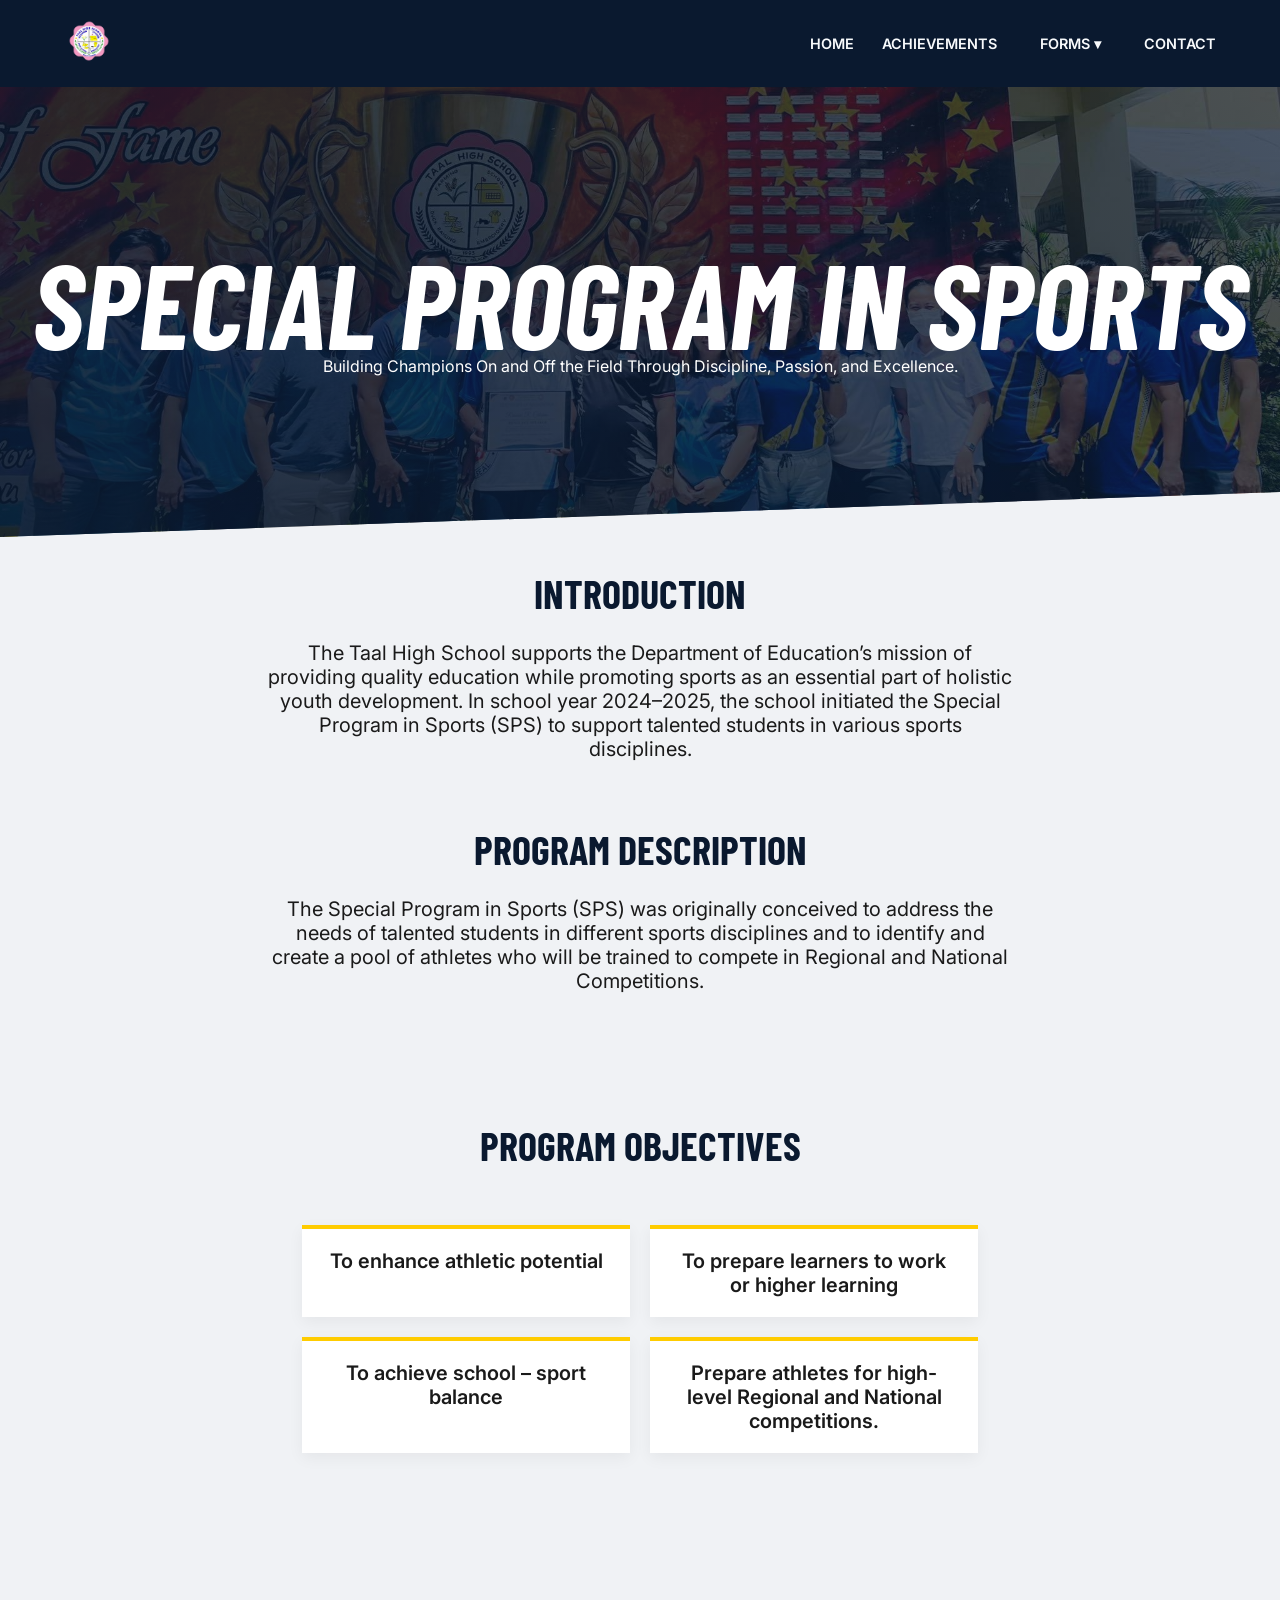
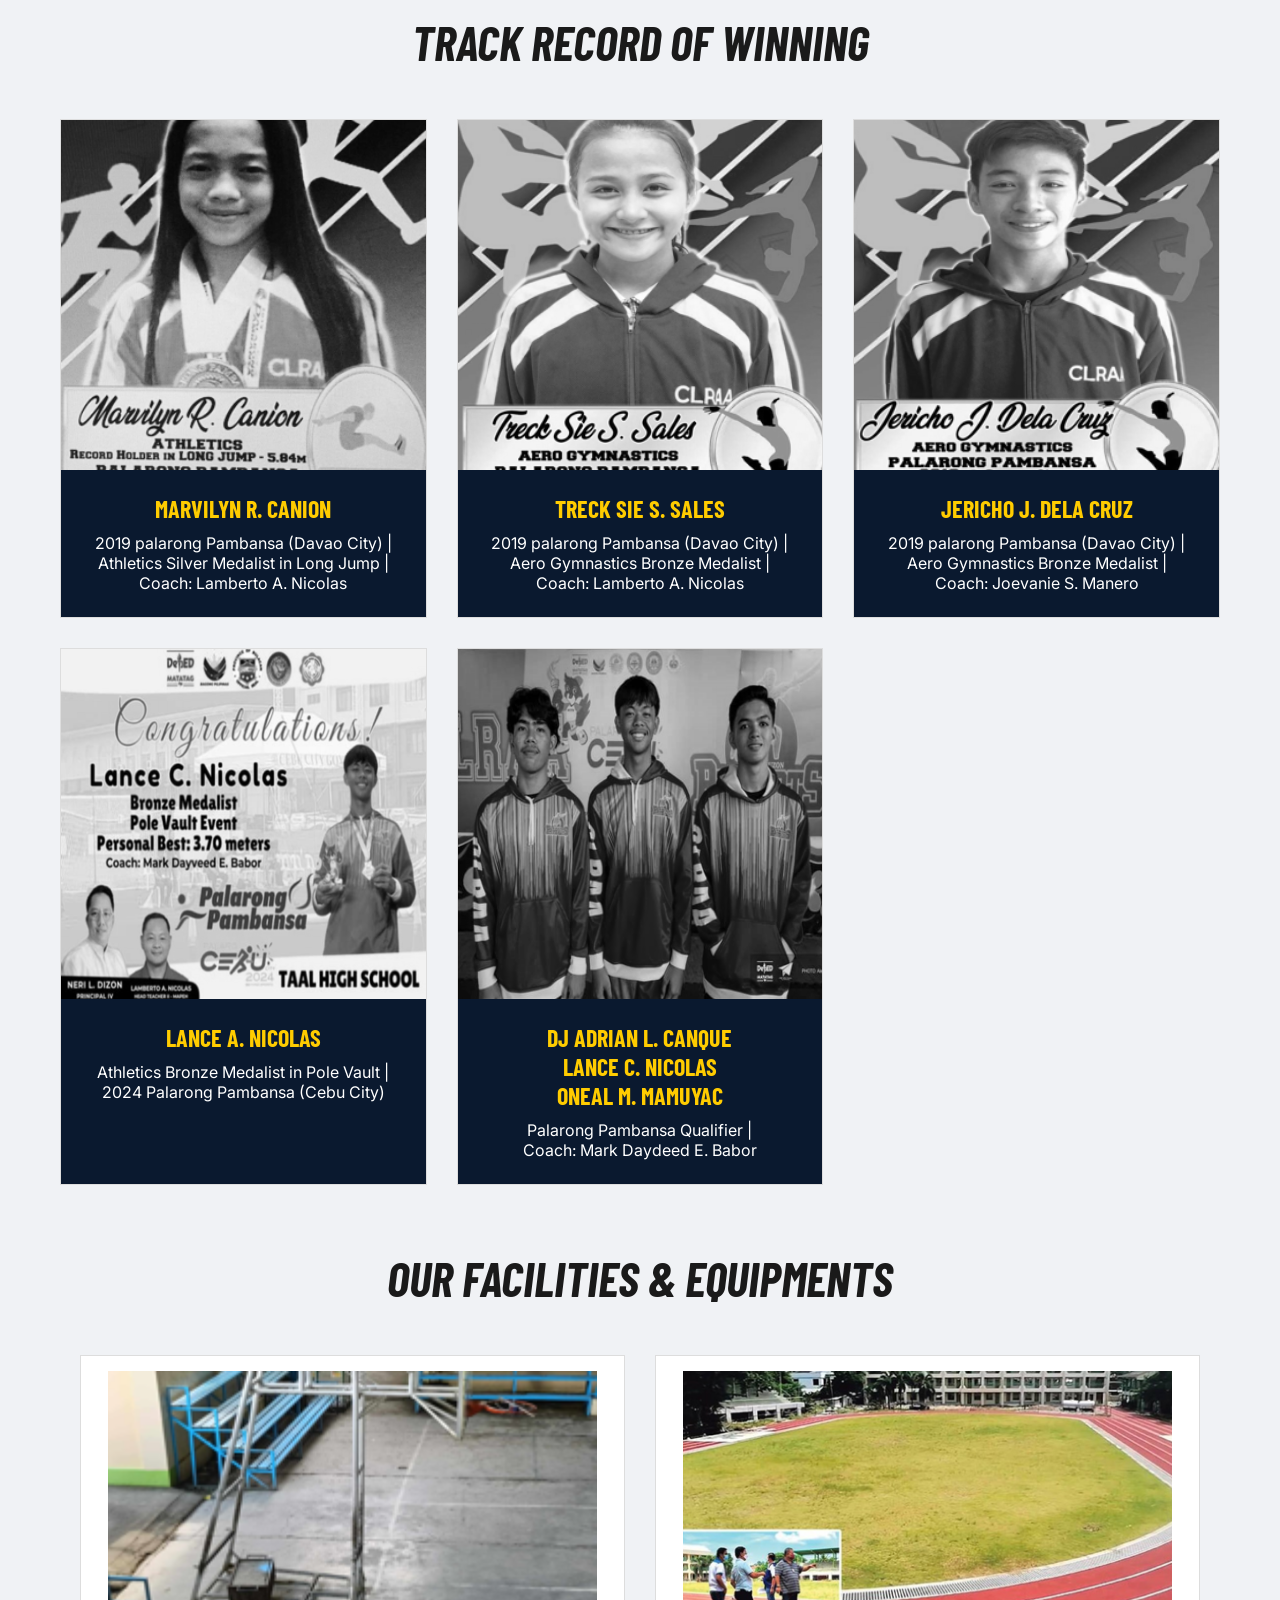
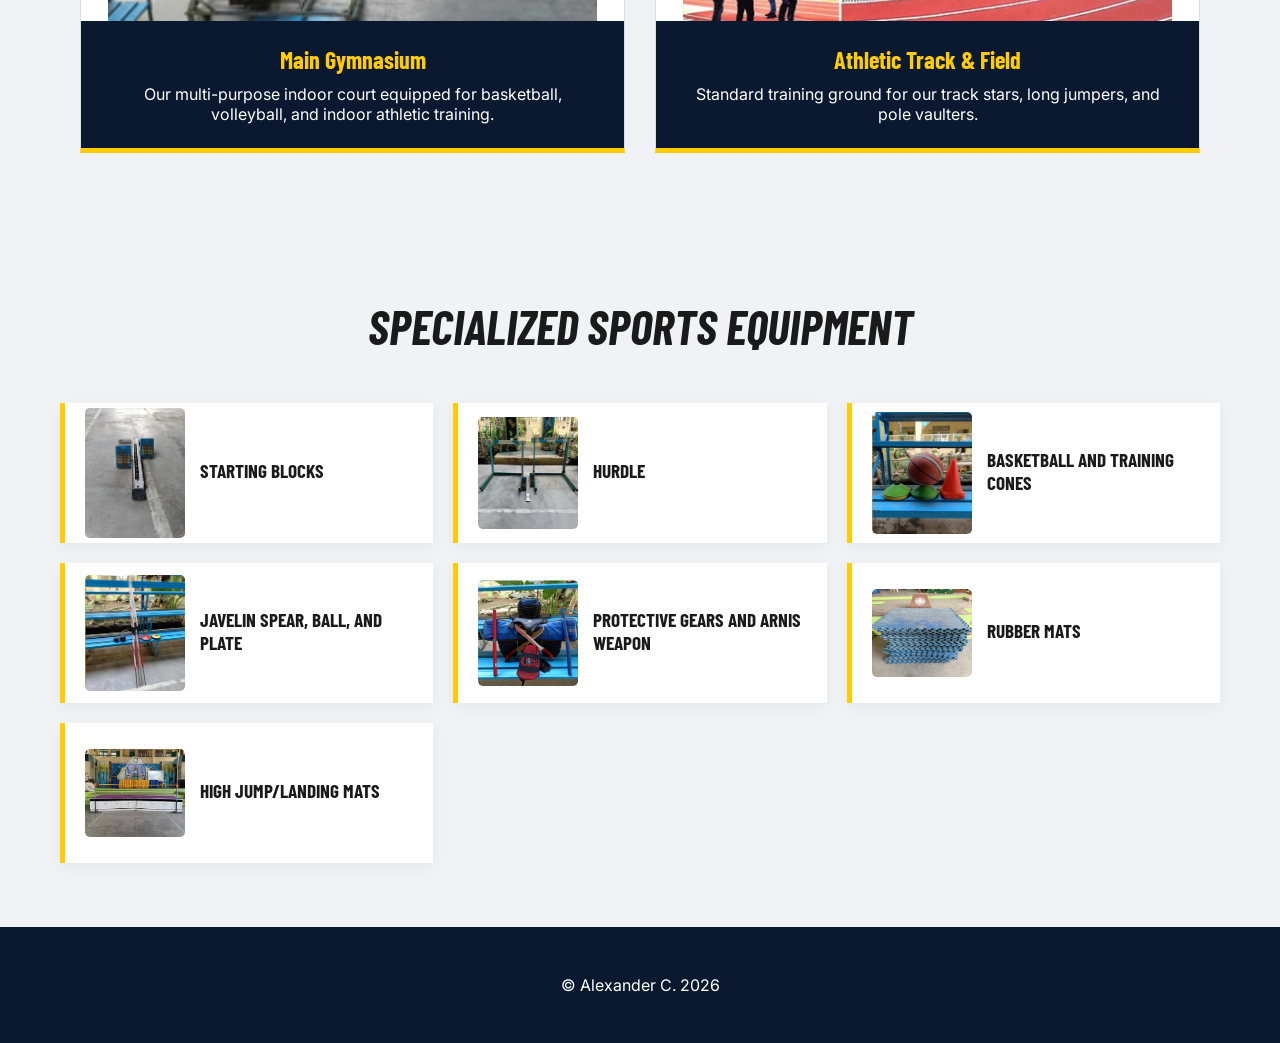
<file: index.html>
<!DOCTYPE html>
<html lang="en">

<head>
    <meta charset="UTF-8">
    <meta name="viewport" content="width=device-width, initial-scale=1.0">
    <link rel="stylesheet" href="style.css">
    <title>Taal SPS </title>

</head>

<body>

    <header class="navbar">
        <div class="logo">
            <img src="taal logo.png">
        </div>
        <nav class="nav-links">
            <a href="index.html">Home</a>
            <a href="programs.html">Achievements</a>
            <div class="dropdown">
                <a href="#" class="dropbtn">Forms ▾</a>
                <div class="dropdown-content">
                    <a href="CLMD-_-QAD-VALIDATED-M_E-Tool-for-SPS.pdf" target="_blank">CLMD-QAD-VALIDATED (PDF)</a>
                    <a href="DO_s2015_25 - SPS.pdf">DO_s2015_25 - SPS</a>
                </div>
            </div>
            <a href="#">Contact</a>
        </nav>
    </header>

    <section class="hero">
        <h1>Special Program in Sports</h1>
        <p>Building Champions On and Off the Field Through Discipline, Passion, and Excellence.</p>
    </section>

    <section class="hero1">
        <h1>Introduction</h1>
        <p>The Taal High School supports the Department of Education’s mission of providing quality education while
            promoting sports as an essential part of holistic youth development. In school year 2024–2025, the school
            initiated the Special Program in Sports (SPS) to support talented students in various sports disciplines.
        </p>
    </section>

    <section class="hero1">
        <h1>Program Description</h1>
        <p>The Special Program in Sports (SPS) was originally conceived to address the needs of talented students in
            different sports disciplines and to identify and create a pool of athletes who will be trained to compete in
            Regional and National Competitions.
        </p>
    </section>

    <section class="objectives">
        <div class="container">
            <h1>Program Objectives</h1>
            <ul class="obj-list">
                <li>To enhance athletic potential</li>
                <li>To prepare learners to work or higher learning</li>
                <li>To achieve school – sport balance</li>
                <li>Prepare athletes for high-level Regional and National competitions.</li>
            </ul>
        </div>
    </section>

    <main class="container">
        <h2 class="section-title">Track Record of Winning</h2>

        <div class="grid">
            <article class="card">
                <img src="Screenshot 2026-03-05 011047.png" alt="Landscape" class="card-image">
                <div class="card-content">
                    <h3>MARVILYN R. CANION</h3>
                    <p>2019 palarong Pambansa (Davao City) | <br> Athletics
                        Silver Medalist in Long Jump | Coach: Lamberto A. Nicolas
                    </p>
                </div>
            </article>

            <article class="card">
                <img src="Screenshot 2026-03-05 011420.png" alt="Tech" class="card-image">
                <div class="card-content">
                    <h3>TRECK SIE S. SALES</h3>
                    <p>2019 palarong Pambansa (Davao City) | <br> Aero Gymnastics Bronze Medalist | <br> Coach: Lamberto
                        A. Nicolas
                    </p>
                </div>
            </article>

            <article class="card">
                <img src="Screenshot 2026-03-05 012003.png" alt="Design" class="card-image">
                <div class="card-content">
                    <h3>JERICHO J. DELA CRUZ</h3>
                    <p>2019 palarong Pambansa (Davao City) | <br> Aero Gymnastics Bronze Medalist | <br> Coach: Joevanie
                        S. Manero</p>
                </div>
            </article>

            <article class="card">
                <img src="Screenshot 2026-03-05 012406.png" alt="City" class="card-image">
                <div class="card-content">
                    <h3>LANCE A. NICOLAS</h3>
                    <p>Athletics Bronze Medalist in Pole Vault | <br> 2024 Palarong Pambansa (Cebu City)</p>
                </div>
            </article>

            <article class="card">
                <img src="Screenshot 2026-03-05 012603.png" alt="City" class="card-image1">
                <div class="card-content">
                    <h3>DJ ADRIAN L. CANQUE <br> LANCE C. NICOLAS <br> ONEAL M. MAMUYAC</h3>
                    <p> Palarong Pambansa Qualifier | <br>
                        Coach: Mark Daydeed E. Babor
                    </p>
                </div>
            </article>
        </div>
        </div>
        </section>

        <section class="facilities-section">
            <div class="container">
                <h2 class="section-title">Our Facilities & Equipments</h2>
                <div class="grid">
                    <article class="card facility-card">
                        <img src="Screenshot 2026-03-05 133214.png" alt="School Gymnasium" class="card-image">
                        <div class="card-content">
                            <h3>Main Gymnasium</h3>
                            <p>Our multi-purpose indoor court equipped for basketball, volleyball, and indoor athletic
                                training.</p>
                        </div>
                    </article>
                    <div id="imageOverlay" class="image-overlay">
                        <span class="close-overlay">&times;</span>
                        <div class="overlay-content">
                            <h2 id="overlayTitle">Facility Gallery</h2>
                            <div id="extraImages" class="extra-images-grid">
                            </div>
                        </div>
                    </div>

                    <article class="card facility-card">
                        <img src="Screenshot 2026-03-05 110733.png" alt="Athletic Track" class="card-image">
                        <div class="card-content">
                            <h3>Athletic Track & Field</h3>
                            <p>Standard training ground for our track stars, long jumpers, and pole vaulters.</p>
                        </div>
                    </article>
                </div>
            </div>

            <h2 class="section-title" style="margin-top: 5rem;">Specialized Sports Equipment</h2>
            <div class="equipment-grid">
                <div class="equipment-card">
                    <div class="eq-icon-box">
                        <img src="e1.png" alt="Pole Vault">
                    </div>
                    <div class="eq-info">
                        <h4>Starting Blocks</h4>
                    </div>
                </div>

                <div class="equipment-card">
                    <div class="eq-icon-box">
                        <img src="e2.png" alt="Gymnastics Mats">
                    </div>
                    <div class="eq-info">
                        <h4>Hurdle</h4>
                    </div>
                </div>

                <div class="equipment-card">
                    <div class="eq-icon-box">
                        <img src="e3.png" alt="Starting Blocks">
                    </div>
                    <div class="eq-info">
                        <h4>Basketball and Training Cones</h4>
                    </div>
                </div>

                <div class="equipment-card">
                    <div class="eq-icon-box">
                        <img src="e4.png" alt="Starting Blocks">
                    </div>
                    <div class="eq-info">
                        <h4>Javelin Spear, Ball, and Plate </h4>
                    </div>
                </div>

                <div class="equipment-card">
                    <div class="eq-icon-box">
                        <img src="e5.png" alt="Starting Blocks">
                    </div>
                    <div class="eq-info">
                        <h4>Protective Gears and Arnis Weapon</h4>
                    </div>
                </div>

                <div class="equipment-card">
                    <div class="eq-icon-box">
                        <img src="e6.png" alt="Starting Blocks">
                    </div>
                    <div class="eq-info">
                        <h4>Rubber Mats</h4>
                    </div>
                </div>

                <div class="equipment-card">
                    <div class="eq-icon-box">
                        <img src="e7.png" alt="Starting Blocks">
                    </div>
                    <div class="eq-info">
                        <h4>High Jump/Landing Mats</h4>
                    </div>
                </div>
            </div>
    </main>
    <footer>
        <p>&copy; Alexander C. 2026</p>
    </footer>

    <script src="script.js"></script>
</body>


</html>
</file>
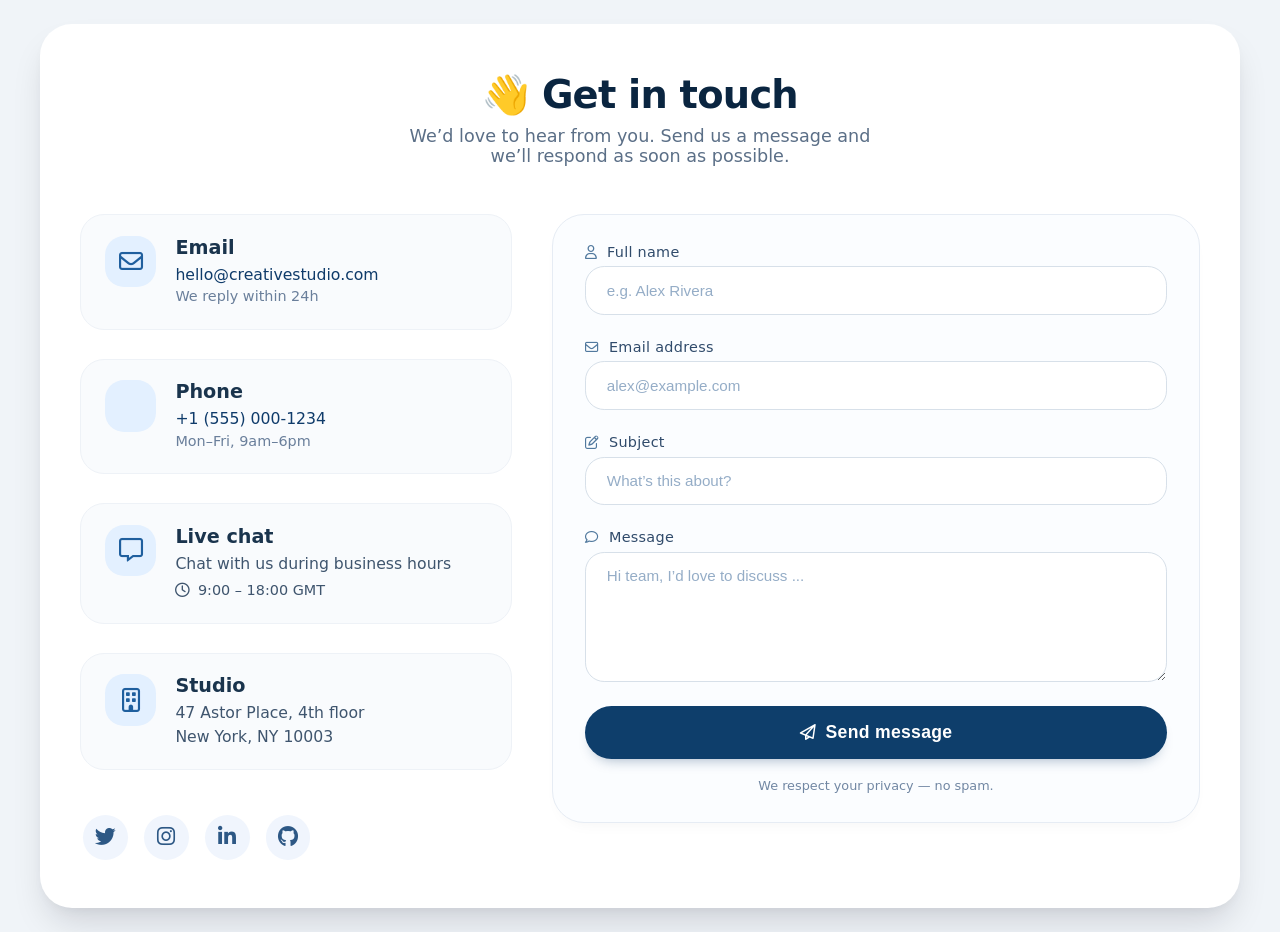
<file: contact.html>
<!DOCTYPE html>
<html lang="en">
<head>
    <meta charset="UTF-8">
    <meta name="viewport" content="width=device-width, initial-scale=1.0">
    <title>Contact section · modern & clean</title>
    <!-- Font Awesome 6 (free) for icons -->
    <link rel="stylesheet" href="https://cdnjs.cloudflare.com/ajax/libs/font-awesome/6.0.0-beta3/css/all.min.css">
    <style>
        * {
            margin: 0;
            padding: 0;
            box-sizing: border-box;
        }

        body {
            background: #f0f4f8;   /* soft background to show section boundaries */
            font-family: 'Inter', system-ui, -apple-system, BlinkMacSystemFont, 'Segoe UI', Roboto, sans-serif;
            display: flex;
            justify-content: center;
            align-items: center;
            min-height: 100vh;
            padding: 1.5rem;
        }

        /* main contact section card */
        .contact-section {
            max-width: 1200px;
            width: 100%;
            background-color: #ffffff;
            border-radius: 2rem;
            box-shadow: 0 20px 35px -8px rgba(0, 10, 30, 0.15), 0 5px 12px -4px rgba(0, 0, 0, 0.05);
            padding: 3rem 2.5rem;
            transition: all 0.2s ease;
        }

        /* section header */
        .contact-header {
            text-align: center;
            margin-bottom: 3rem;
        }

        .contact-header h2 {
            font-size: 2.4rem;
            font-weight: 700;
            letter-spacing: -0.02em;
            color: #0a2540;
            margin-bottom: 0.5rem;
        }

        .contact-header p {
            font-size: 1.1rem;
            color: #5b6f87;
            max-width: 500px;
            margin: 0 auto;
            font-weight: 400;
        }

        /* 2‑column grid: info & form */
        .contact-container {
            display: grid;
            grid-template-columns: 1fr 1.5fr;
            gap: 2.5rem;
            align-items: start;
        }

        /* --- left side: contact info cards --- */
        .info-grid {
            display: flex;
            flex-direction: column;
            gap: 1.8rem;
        }

        .info-item {
            display: flex;
            align-items: flex-start;
            gap: 1.2rem;
            background: #f9fbfd;
            padding: 1.3rem 1.5rem;
            border-radius: 1.5rem;
            transition: background 0.2s, transform 0.15s;
            border: 1px solid #eef2f7;
        }

        .info-item:hover {
            background: #ffffff;
            border-color: #d0ddeb;
            box-shadow: 0 8px 18px -10px rgba(18, 52, 106, 0.15);
            transform: translateY(-2px);
        }

        .icon-bg {
            background: #e3f0ff;
            color: #1f5f9e;
            width: 3.2rem;
            height: 3.2rem;
            border-radius: 1.2rem;
            display: flex;
            align-items: center;
            justify-content: center;
            font-size: 1.5rem;
            flex-shrink: 0;
        }

        .info-content h3 {
            font-size: 1.2rem;
            font-weight: 600;
            color: #1a344d;
            margin-bottom: 0.25rem;
        }

        .info-content p {
            color: #3f556e;
            line-height: 1.5;
            font-size: 0.98rem;
        }

        .info-content a {
            color: #0f3b6a;
            text-decoration: none;
            font-weight: 500;
            border-bottom: 1px dotted transparent;
            transition: border-color 0.2s;
        }

        .info-content a:hover {
            border-bottom: 1px dotted #0f3b6a;
        }

        /* small social row */
        .social-links {
            display: flex;
            gap: 1rem;
            margin-top: 1rem;
            padding-left: 0.2rem;
        }

        .social-link {
            background: #f0f5fd;
            width: 2.8rem;
            height: 2.8rem;
            border-radius: 50%;
            display: flex;
            align-items: center;
            justify-content: center;
            color: #2d5885;
            font-size: 1.3rem;
            transition: all 0.2s;
            text-decoration: none;
        }

        .social-link:hover {
            background: #1f4f8a;
            color: white;
            transform: scale(1.07);
        }

        /* --- right side: contact form --- */
        .contact-form {
            background: #fbfdff;
            border-radius: 2rem;
            padding: 1.8rem 2rem;
            border: 1px solid #e6ecf4;
            box-shadow: 0 8px 18px -10px rgba(0,20,40,0.06);
        }

        .form-row {
            margin-bottom: 1.5rem;
        }

        .form-group {
            display: flex;
            flex-direction: column;
        }

        label {
            font-size: 0.9rem;
            font-weight: 500;
            color: #304b6b;
            margin-bottom: 0.4rem;
            letter-spacing: 0.02em;
        }

        label i {
            margin-right: 0.3rem;
            color: #51799e;
            font-size: 0.85rem;
        }

        input, textarea {
            font-family: 'Inter', sans-serif;
            border: 1px solid #d7e0e9;
            border-radius: 1.2rem;
            padding: 0.9rem 1.3rem;
            font-size: 0.98rem;
            background: #ffffff;
            transition: border 0.2s, box-shadow 0.2s;
            outline: none;
            color: #1d334b;
        }

        input:focus, textarea:focus {
            border-color: #2667b5;
            box-shadow: 0 0 0 3px rgba(38, 103, 181, 0.15);
        }

        input::placeholder, textarea::placeholder {
            color: #95adc7;
            font-weight: 300;
            font-size: 0.95rem;
        }

        textarea {
            resize: vertical;
            min-height: 130px;
        }

        .btn-submit {
            background: #0e3e6b;
            color: white;
            border: none;
            padding: 1rem 2rem;
            font-size: 1.1rem;
            font-weight: 600;
            border-radius: 2rem;
            width: 100%;
            cursor: pointer;
            transition: background 0.2s, transform 0.1s, box-shadow 0.2s;
            display: flex;
            align-items: center;
            justify-content: center;
            gap: 0.6rem;
            letter-spacing: 0.3px;
            margin-top: 0.8rem;
            box-shadow: 0 8px 14px -8px rgba(12, 52, 98, 0.4);
        }

        .btn-submit:hover {
            background: #165a94;
            box-shadow: 0 12px 18px -8px rgba(18, 68, 122, 0.5);
        }

        .btn-submit:active {
            transform: scale(0.98);
        }

        .btn-submit i {
            font-size: 1rem;
        }

        .form-footnote {
            text-align: center;
            margin-top: 1.2rem;
            font-size: 0.8rem;
            color: #7187a3;
        }

        /* simple responsive */
        @media (max-width: 800px) {
            .contact-container {
                grid-template-columns: 1fr;
                gap: 2rem;
            }
            .contact-section {
                padding: 2rem 1.5rem;
            }
            .info-grid {
                gap: 1rem;
            }
        }

        @media (max-width: 450px) {
            .info-item {
                flex-direction: column;
                align-items: flex-start;
            }
            .contact-header h2 {
                font-size: 2rem;
            }
        }

        /* extra micro-interaction */
        .highlight-stroke {
            stroke: #1f5f9e;
        }
    </style>
</head>
<body>
    <section class="contact-section">
        <!-- header -->
        <div class="contact-header">
            <h2>👋 Get in touch</h2>
            <p>We’d love to hear from you. Send us a message and we’ll respond as soon as possible.</p>
        </div>

        <!-- main contact area (info + form) -->
        <div class="contact-container">
            <!-- left: contact information blocks -->
            <div class="info-grid">
                <!-- email -->
                <div class="info-item">
                    <div class="icon-bg"><i class="fa-regular fa-envelope"></i></div>
                    <div class="info-content">
                        <h3>Email</h3>
                        <p><a href="mailto:hello@creativestudio.com">hello@creativestudio.com</a></p>
                        <p style="font-size:0.9rem; color:#6a7f9b;">We reply within 24h</p>
                    </div>
                </div>

                <!-- phone -->
                <div class="info-item">
                    <div class="icon-bg"><i class="fa-regular fa-mobile-notch" style="transform: rotate(5deg);"></i></div>
                    <div class="info-content">
                        <h3>Phone</h3>
                        <p><a href="tel:+15550001234">+1 (555) 000-1234</a></p>
                        <p style="font-size:0.9rem; color:#6a7f9b;">Mon–Fri, 9am–6pm</p>
                    </div>
                </div>

                <!-- live chat / office -->
                <div class="info-item">
                    <div class="icon-bg"><i class="fa-regular fa-message"></i></div>
                    <div class="info-content">
                        <h3>Live chat</h3>
                        <p>Chat with us during business hours</p>
                        <p style="font-size:0.9rem; margin-top:5px;"><i class="fa-regular fa-clock" style="margin-right:4px;"></i> 9:00 – 18:00 GMT</p>
                    </div>
                </div>

                <!-- office address -->
                <div class="info-item">
                    <div class="icon-bg"><i class="fa-regular fa-building"></i></div>
                    <div class="info-content">
                        <h3>Studio</h3>
                        <p>47 Astor Place, 4th floor<br>New York, NY 10003</p>
                    </div>
                </div>

                <!-- mini social links (inside left column but visually grouped) -->
                <div class="social-links">
                    <a href="#" class="social-link" aria-label="Twitter"><i class="fa-brands fa-twitter"></i></a>
                    <a href="#" class="social-link" aria-label="Instagram"><i class="fa-brands fa-instagram"></i></a>
                    <a href="#" class="social-link" aria-label="LinkedIn"><i class="fa-brands fa-linkedin-in"></i></a>
                    <a href="#" class="social-link" aria-label="GitHub"><i class="fa-brands fa-github"></i></a>
                </div>
            </div>

            <!-- right: contact form -->
            <div class="contact-form">
                <form action="#" method="post" id="demoContactForm">
                    <div class="form-row form-group">
                        <label for="name"><i class="fa-regular fa-user"></i> Full name</label>
                        <input type="text" id="name" name="name" placeholder="e.g. Alex Rivera" required>
                    </div>

                    <div class="form-row form-group">
                        <label for="email"><i class="fa-regular fa-envelope"></i> Email address</label>
                        <input type="email" id="email" name="email" placeholder="alex@example.com" required>
                    </div>

                    <div class="form-row form-group">
                        <label for="subject"><i class="fa-regular fa-pen-to-square"></i> Subject</label>
                        <input type="text" id="subject" name="subject" placeholder="What’s this about?">
                    </div>

                    <div class="form-row form-group">
                        <label for="message"><i class="fa-regular fa-comment"></i> Message</label>
                        <textarea id="message" name="message" placeholder="Hi team, I’d love to discuss ..." required></textarea>
                    </div>

                    <button type="submit" class="btn-submit"><i class="fa-regular fa-paper-plane"></i> Send message</button>
                    <p class="form-footnote">We respect your privacy — no spam.</p>
                </form>
            </div>
        </div>
    </section>

    <!-- tiny script to intercept form submit (prevents page reload, just for demo) -->
    <script>
        (function() {
            const form = document.getElementById('demoContactForm');
            if (form) {
                form.addEventListener('submit', function(e) {
                    e.preventDefault();   // avoid actual POST (demo only)
                    // small visual feedback
                    const btn = form.querySelector('.btn-submit');
                    const originalText = btn.innerHTML;
                    btn.innerHTML = '<i class="fa-regular fa-circle-check"></i> Sent! (demo)';
                    btn.style.background = '#1f7b4d';
                    btn.style.boxShadow = 'none';
                    setTimeout(() => {
                        btn.innerHTML = originalText;
                        btn.style.background = '#0e3e6b';
                        btn.style.boxShadow = '0 8px 14px -8px rgba(12, 52, 98, 0.4)';
                    }, 2000);
                    // optionally clear or leave – we keep fields as they are for demo
                });
            }
        })();
    </script>
</body>
</html>
</file>
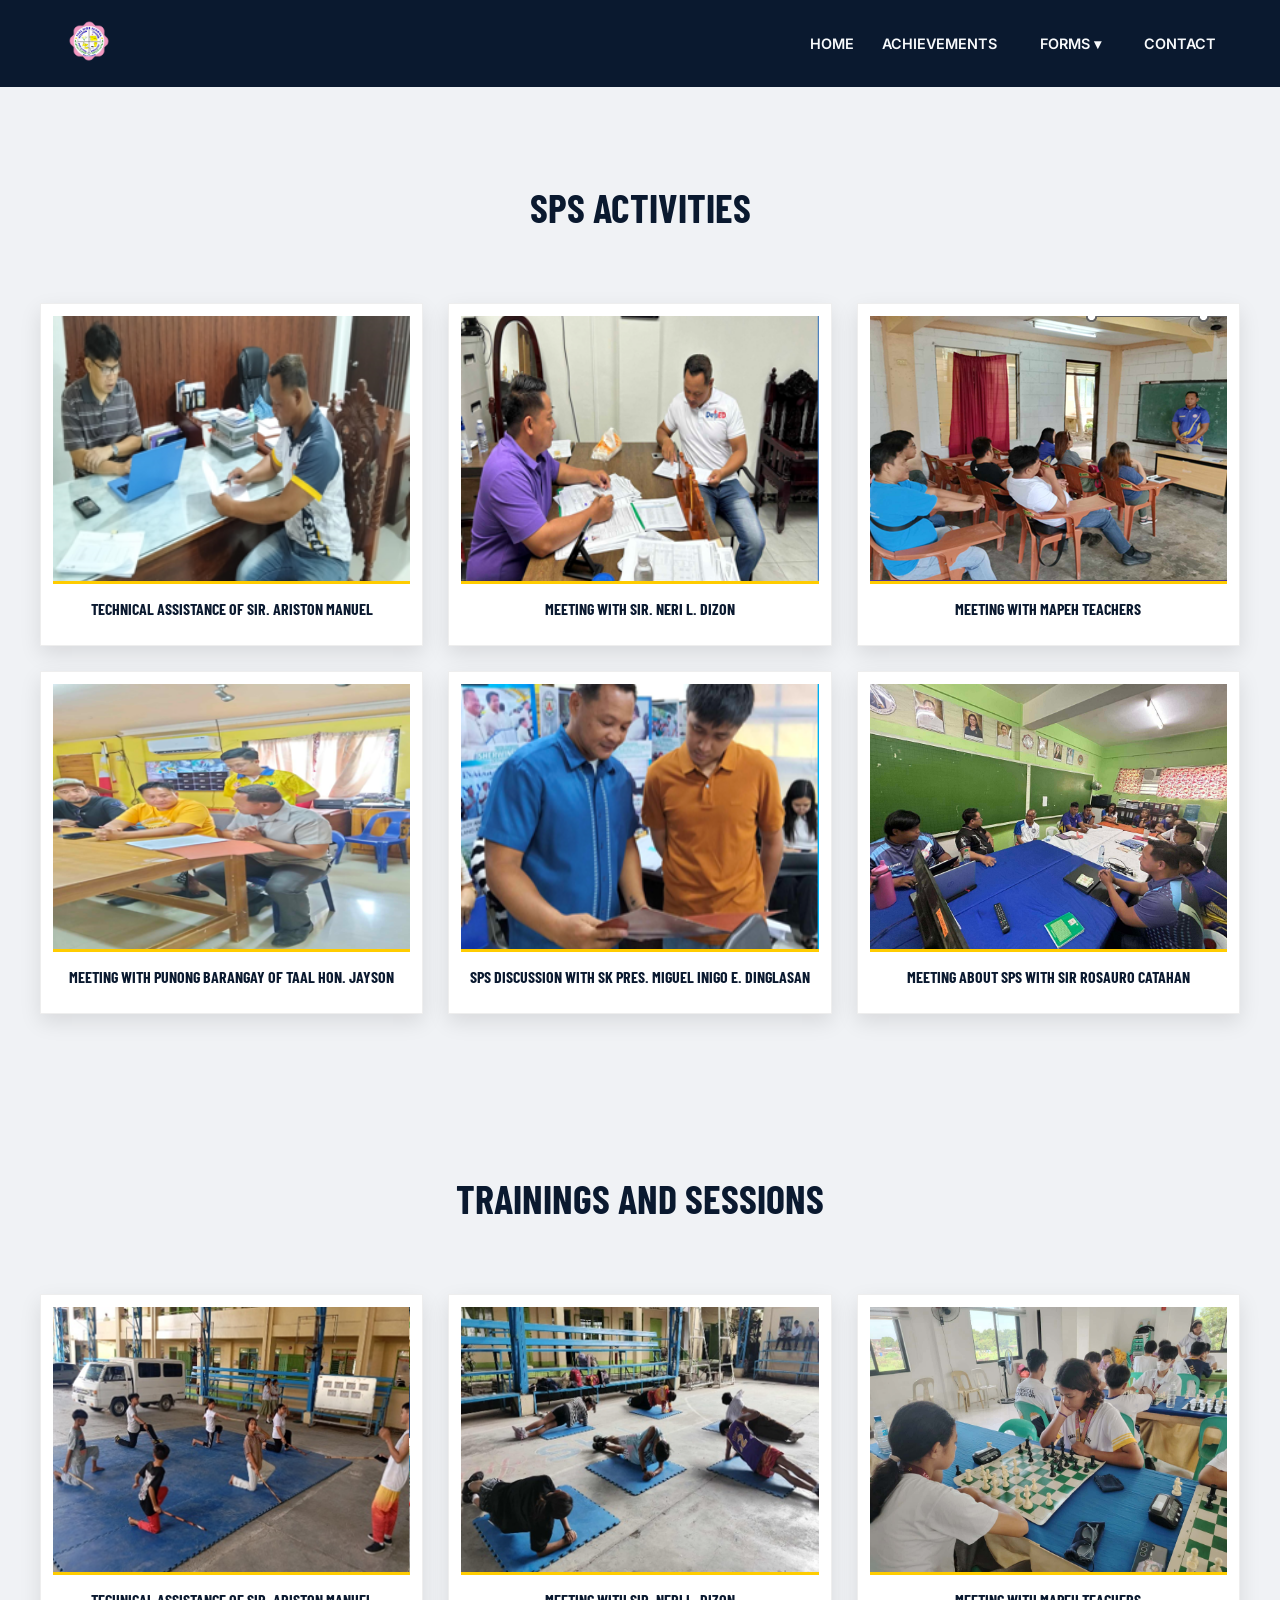
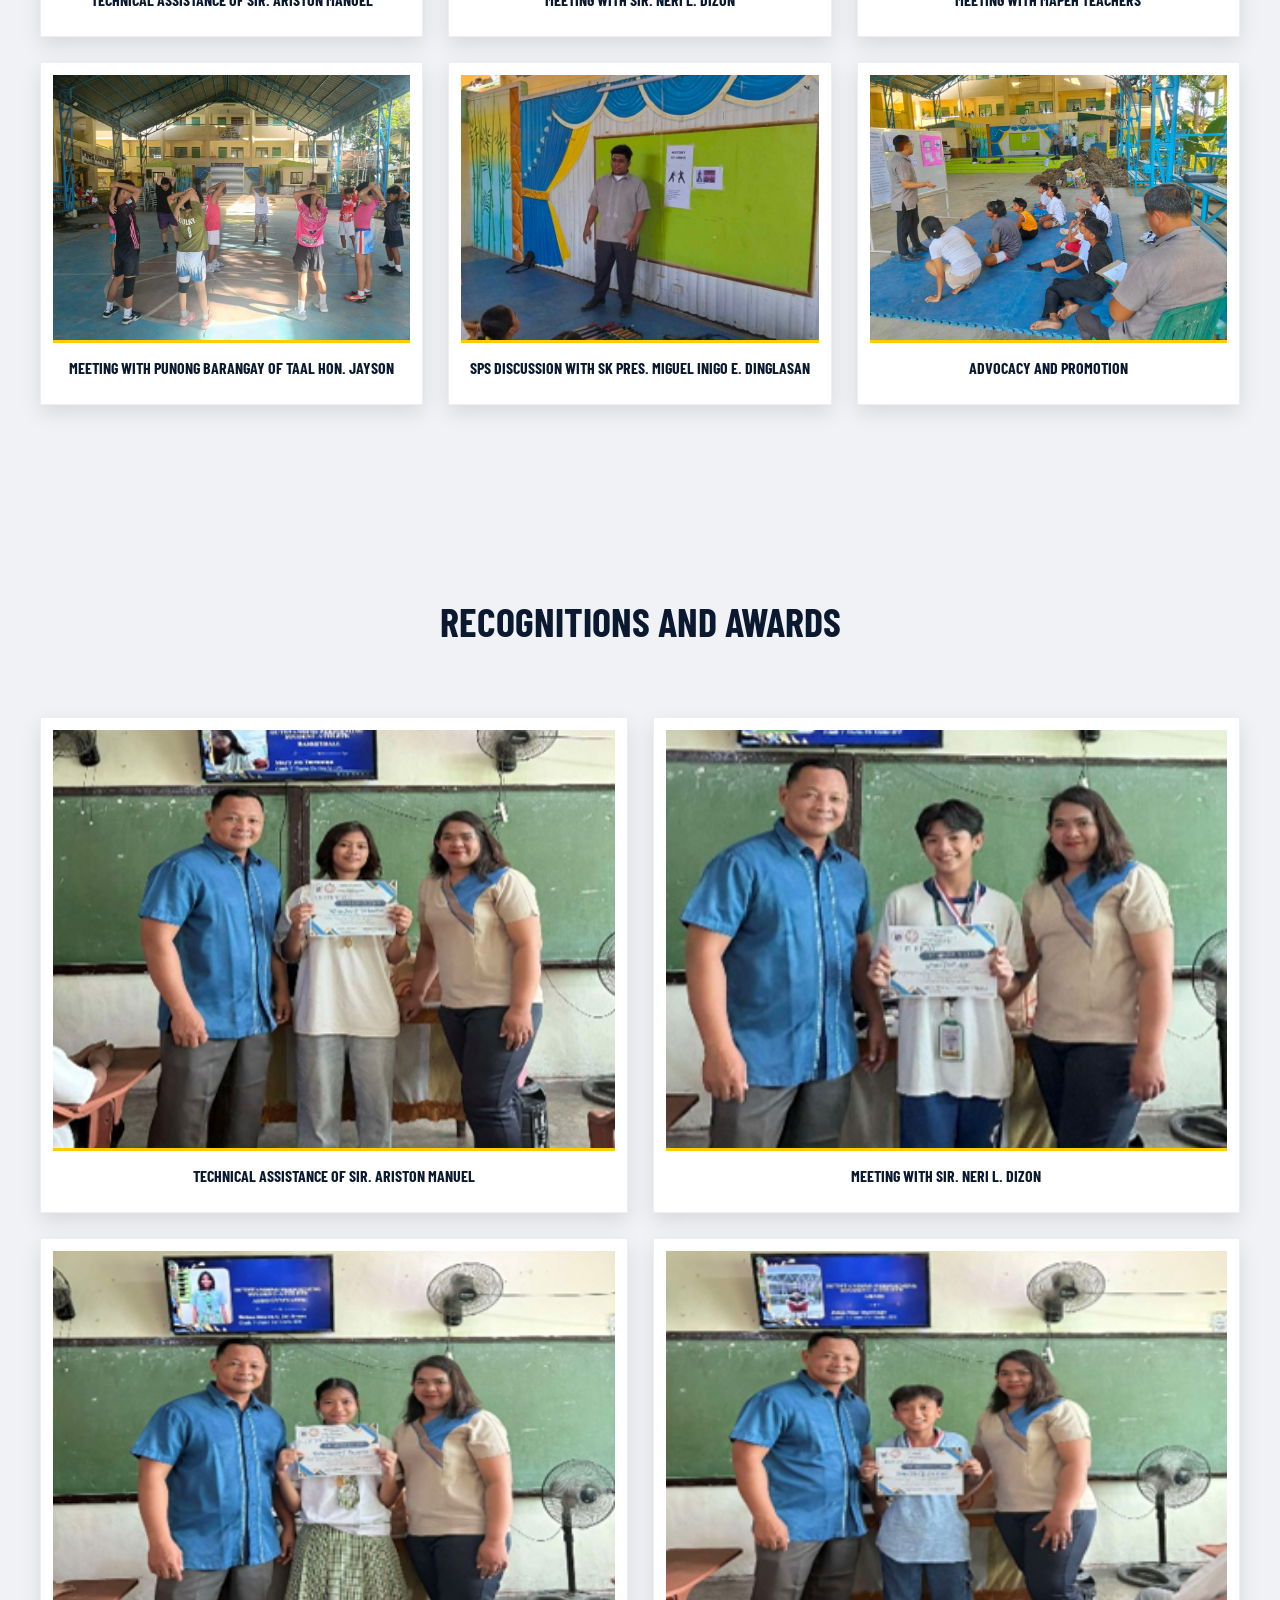
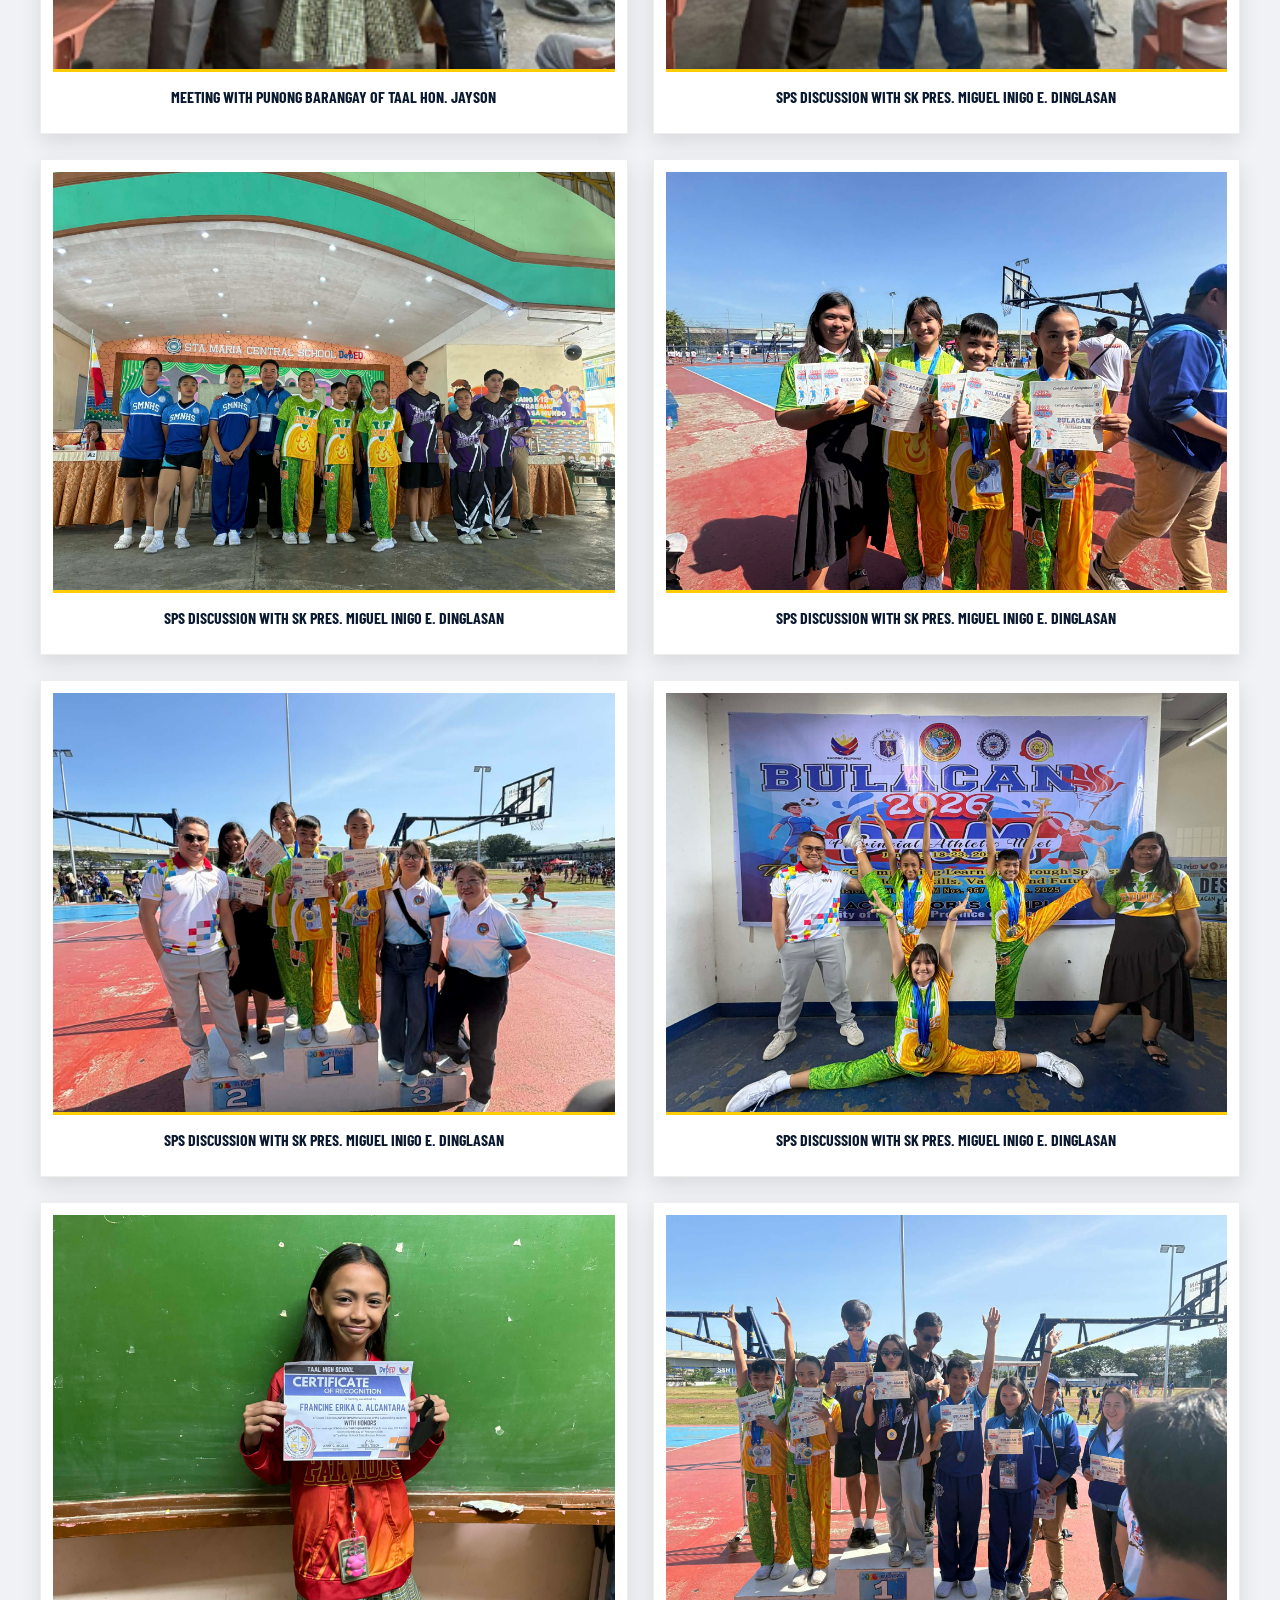
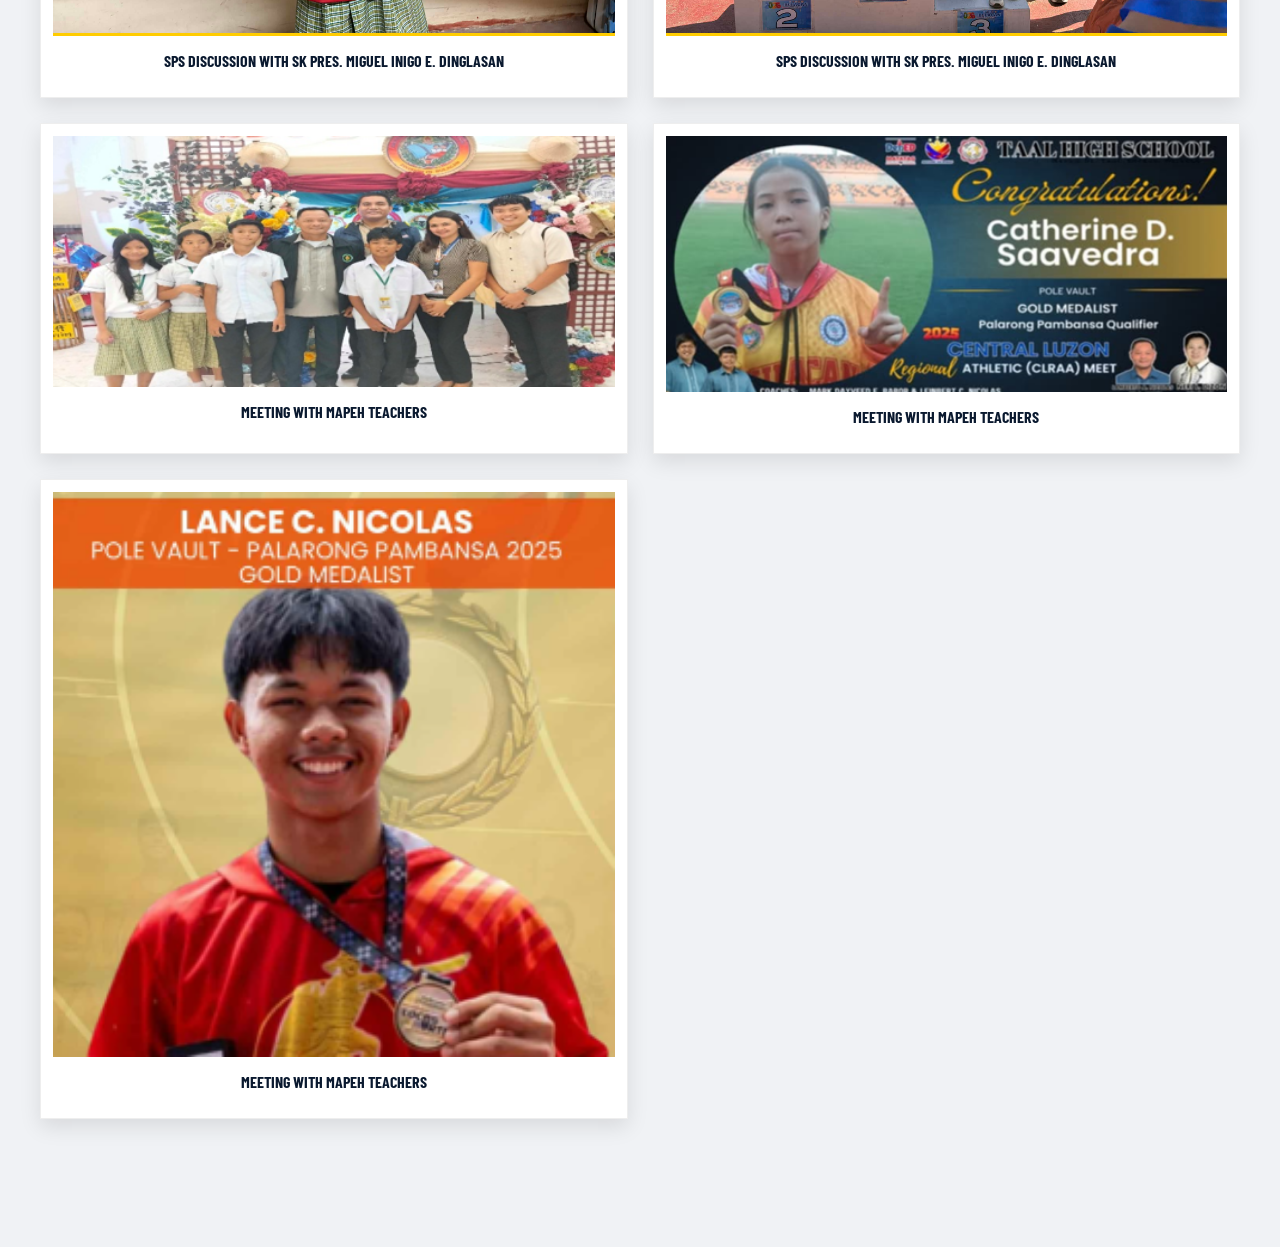
<file: programs.html>
<!DOCTYPE html>
<html lang="en">

<head>
    <meta charset="UTF-8">
    <meta name="viewport" content="width=device-width, initial-scale=1.0">
    <link rel="stylesheet" href="style.css">
    <title>SPS | ACTIVITIES</title>
</head>

<body>

    <header class="navbar">
        <div class="logo">
            <img src="taal logo.png">
        </div>
        <nav class="nav-links">
            <a href="index.html">Home</a>
            <a href="programs.html">Achievements</a>
            <div class="dropdown">
                <a href="#" class="dropbtn">Forms ▾</a>
                <div class="dropdown-content">
                    <a href="CLMD-_-QAD-VALIDATED-M_E-Tool-for-SPS.pdf" target="_blank">CLMD-QAD-VALIDATED (PDF)</a>
                    <a href="DO_s2015_25 - SPS.pdf">DO_s2015_25 - SPS</a>
                </div>
            </div>
            <a href="#">Contact</a>
        </nav>
    </header>


    <section class="objectives">
        <div class="container">
            <h1>SPS Activities</h1>
            <div class="activity-gallery">
                <div class="activity-item">
                    <img src="1.png" alt="SPS Activity">
                    <div class="activity-label">Technical Assistance of Sir. Ariston Manuel</div>
                </div>

                <div class="activity-item">
                    <img src="2.png" alt="SPS Activity">
                    <div class="activity-label">Meeting with Sir. Neri L. Dizon</div>
                </div>

                <div class="activity-item">
                    <img src="3.png" alt="SPS Activity">
                    <div class="activity-label">Meeting with MAPEH teachers</div>
                </div>

                <div class="activity-item">
                    <img src="4.png" alt="SPS Activity">
                    <div class="activity-label">Meeting with Punong Barangay of Taal Hon. Jayson</div>
                </div>

                <div class="activity-item">
                    <img src="5.png" alt="SPS Activity">
                    <div class="activity-label">SPS DISCUSSION WITH SK PRES. MIGUEL INIGO E. DINGLASAN</div>
                </div>

                <div class="activity-item">
                    <img src="m1.jpg" alt="SPS Activity">
                    <div class="activity-label">Meeting about SPS with Sir Rosauro Catahan</div>
                </div>
            </div>
        </div>


        <section class="objectives">
            <div class="container">
                <h1>Trainings and Sessions</h1>
                <div class="activity-gallery">
                    <div class="activity-item">
                        <img src="t1.png" alt="SPS Activity">
                        <div class="activity-label">Technical Assistance of Sir. Ariston Manuel</div>
                    </div>

                    <div class="activity-item">
                        <img src="t2.png" alt="SPS Activity">
                        <div class="activity-label">Meeting with Sir. Neri L. Dizon</div>
                    </div>

                    <div class="activity-item">
                        <img src="c3.jpg" alt="SPS Activity">
                        <div class="activity-label">Meeting with MAPEH teachers</div>
                    </div>

                    <div class="activity-item">
                        <img src="c4.jpg" alt="SPS Activity">
                        <div class="activity-label">Meeting with Punong Barangay of Taal Hon. Jayson</div>
                    </div>

                    <div class="activity-item">
                        <img src="c5.jpg" alt="SPS Activity">
                        <div class="activity-label">SPS DISCUSSION WITH SK PRES. MIGUEL INIGO E. DINGLASAN</div>
                    </div>

                    <div class="activity-item">
                        <img src="c6.jpg" alt="SPS Activity">
                        <div class="activity-label">Advocacy and Promotion</div>
                    </div>
                </div>
            </div>
        </section>

        <section class="objectives">
            <div class="container">
                <h1>Recognitions and Awards</h1>
                <div class="activity-gallery1">
                    <div class="activity-item1">
                        <img src="r1.png" alt="SPS Activity">
                        <div class="activity-label1">Technical Assistance of Sir. Ariston Manuel</div>
                    </div>

                    <div class="activity-item1">
                        <img src="r2.png" alt="SPS Activity">
                        <div class="activity-label1">Meeting with Sir. Neri L. Dizon</div>
                    </div>

                    <div class="activity-item1">
                        <img src="r4.png" alt="SPS Activity">
                        <div class="activity-label1">Meeting with Punong Barangay of Taal Hon. Jayson</div>
                    </div>

                    <div class="activity-item1">
                        <img src="r5.png" alt="SPS Activity">
                        <div class="activity-label1">SPS DISCUSSION WITH SK PRES. MIGUEL INIGO E. DINGLASAN</div>
                    </div>

                    
                    <div class="activity-item1">
                        <img src="w1.jpg" alt="SPS Activity">
                        <div class="activity-label1">SPS DISCUSSION WITH SK PRES. MIGUEL INIGO E. DINGLASAN</div>
                    </div>

                    
                    <div class="activity-item1">
                        <img src="w2.jpg" alt="SPS Activity">
                        <div class="activity-label1">SPS DISCUSSION WITH SK PRES. MIGUEL INIGO E. DINGLASAN</div>
                    </div>

                    
                    <div class="activity-item1">
                        <img src="w3.jpg" alt="SPS Activity">
                        <div class="activity-label1">SPS DISCUSSION WITH SK PRES. MIGUEL INIGO E. DINGLASAN</div>
                    </div>

                    
                    <div class="activity-item1">
                        <img src="w4.jpg" alt="SPS Activity">
                        <div class="activity-label1">SPS DISCUSSION WITH SK PRES. MIGUEL INIGO E. DINGLASAN</div>
                    </div>

                    
                    <div class="activity-item1">
                        <img src="w8.jpg" alt="SPS Activity">
                        <div class="activity-label1">SPS DISCUSSION WITH SK PRES. MIGUEL INIGO E. DINGLASAN</div>
                    </div>

                     <div class="activity-item1">
                        <img src="w7.jpg" alt="SPS Activity">
                        <div class="activity-label1">SPS DISCUSSION WITH SK PRES. MIGUEL INIGO E. DINGLASAN</div>
                    </div>
    
        
                
                    <div class="activity-item2">
                        <img src="r3.png" alt="SPS Activity">
                        <div class="activity-label1">Meeting with MAPEH teachers</div>
                    </div>

                    <div class="activity-item2">
                        <img src="r6.png" alt="SPS Activity">
                        <div class="activity-label1">Meeting with MAPEH teachers
                        </div>
                    </div>

                    <div class="activity-item2">
                        <img src="Screenshot 2026-03-05 210258.png" alt="SPS Activity">
                        <div class="activity-label1">Meeting with MAPEH teachers
                        </div>
                    </div>            

                    
                </div>
            </div>
        </section>




</body>

</html>
</file>
<file: style.css>
@import url('https://fonts.googleapis.com/css2?family=Barlow+Condensed:ital,wght@0,700;1,800&family=Inter:wght@400;600&display=swap');

:root {
    --primary: #0a192f;
    --accent: #ffcc00;
    --text-light: #f8fafc;
    --card-bg: #ffffff;
}

* {
    margin: 0;
    padding: 0;
    box-sizing: border-box;
}

body {
    font-family: 'Inter', sans-serif;
    background-color: #f0f2f5;
    color: #1a1a1a;
    overflow-x: hidden; /* Prevents side-scrolling */
}

/* --- Navbar --- */

.logo img{
    height: 50px;
    
}

.navbar {
    display: flex;
    justify-content: space-between;
    align-items: center;
    padding: 1rem 5%;
    background: var(--primary);
    position: sticky;
    top: 0;
    z-index: 1000;
}

/* --- Dropdown Container --- */
/* --- Dropdown Container --- */
.dropdown {
    position: relative;
    display: inline-block;
}

/* Style for the trigger link */
.dropbtn {
    text-decoration: none;
    color: var(--text-light);
    font-size: 0.9rem;
    font-weight: 600;
    text-transform: uppercase;
    cursor: pointer;
    transition: 0.3s;
    padding: 10px 15px; /* Added padding to make the hover target larger */
    display: block;
}

/* The actual menu */
.dropdown-content {
    display: none; 
    position: absolute;
    background-color: var(--primary);
    min-width: 220px;
    box-shadow: 0px 8px 16px rgba(0,0,0,0.3);
    z-index: 1001;
    border-top: 3px solid var(--accent);
    
    /* THE FIX: The "Invisible Bridge" */
    /* This margin-top and padding-top combo ensures the mouse 
       never leaves a hovered element while moving down. */
    top: 100%; 
    left: 0;
    padding-top: 10px; 
}

/* We put the background color on a wrapper or the links 
   to keep the padding-top invisible but functional */
.dropdown-content a {
    background-color: var(--primary); 
    color: white;
    padding: 12px 16px;
    text-decoration: none;
    display: block;
    font-size: 0.85rem;
    border-bottom: 1px solid rgba(255,255,255,0.1);
    transition: 0.2s;
}

/* Show the menu when hovering the ENTIRE container */
.dropdown:hover .dropdown-content {
    display: block;
}

/* Change color on hover */
.dropdown-content a:hover {
    background-color: #1a2a44;
    color: var(--accent);
    padding-left: 20px; /* Subtle slide effect */
}

/* Optional: Keep the main button highlighted while menu is open */
.dropdown:hover .dropbtn {
    color: var(--accent);
}

.logo {
    color: var(--accent);
    font-family: 'Barlow Condensed', sans-serif;
    font-weight: 800;
    font-size: 1.5rem;
    text-transform: uppercase;
    letter-spacing: 1px;
}

.nav-links a {
    text-decoration: none;
    color: var(--text-light);
    margin-left: 1.5rem;
    font-size: 0.9rem;
    font-weight: 600;
    text-transform: uppercase;
    transition: 0.3s;
}

.nav-links a:hover {
    color: var(--accent);
}

/* --- Hero Section --- */
.hero {
    background: linear-gradient(45deg, rgba(10, 25, 47, 0.9), rgba(10, 25, 47, 0.7)),
        url(bg.jpg);
    background-size: cover;
    background-position: center;
    height: 50vh;
    display: flex;
    flex-direction: column;
    justify-content: center;
    align-items: center;
    text-align: center;
    color: white;
    clip-path: polygon(0 0, 100% 0, 100% 90%, 0 100%);
    padding: 0 20px;
}

.hero h1 {
    font-family: 'Barlow Condensed', sans-serif;
    font-size: clamp(7.5rem, 8vw, 5rem);
    text-transform: uppercase;
    font-style: italic;
    line-height: 0.9;
}

/* --- Content Sections --- */
.hero1, .objectives {
    padding: 2rem 10%;
    text-align: center;
    font-size: 20px;
    max-width: 1000px;
    margin: 0 auto; /* Centers the text blocks */
}

.hero1 h1, .objectives h1 {
    font-family: 'Barlow Condensed', sans-serif;
    font-size: 2.5rem;
    text-transform: uppercase;
    margin-bottom: 1.5rem;
    color: var(--primary);
}

.obj-list {
    list-style: none;
    display: grid;
    grid-template-columns: repeat(auto-fit, minmax(250px, 1fr));
    gap: 20px;
    margin-top: 2rem;
}

.obj-list li {
    background: white;
    padding: 20px;
    border-top: 4px solid var(--accent);
    box-shadow: 0 5px 15px rgba(0, 0, 0, 0.05);
    font-weight: 600;
}

/* --- Centered Grid Container --- */
.container {
    max-width: 1200px;
    margin: 0 auto;
    padding: 4rem 20px;
    display: flex;
    flex-direction: column;
    align-items: center; /* Centers the Section Title */
}

.section-title {
    font-family: 'Barlow Condensed', sans-serif;
    font-size: 3rem;
    text-transform: uppercase;
    font-style: italic;
    margin-bottom: 3rem;
    text-align: center;
}

.grid {
    display: grid;
    /* auto-fit + justify-content centers cards if there are only 1 or 2 */
    grid-template-columns: repeat(auto-fit, minmax(300px, 1fr));
    gap: 30px;
    width: 100%;
    justify-content: center; 
}

/* --- Main Card Styling --- */
.card {
    background: white;
    border-radius: 0px;
    overflow: hidden;
    transition: 0.4s cubic-bezier(0.175, 0.885, 0.32, 1.275);
    border: 1px solid #ddd;
    display: flex;
    flex-direction: column;
    align-items: center; /* Centers content inside the card */
    text-align: center;
}

.card:hover {
    transform: translateY(-10px);
    box-shadow: 0 20px 40px rgba(0, 0, 0, 0.1);
}

.card-image, .card-image1 {
    width: 100%;
    height: 350px;
    object-fit: cover;
    filter: grayscale(100%);
    transition: 0.5s;
}

.card:hover .card-image, .card:hover .card-image1 {
    filter: grayscale(0%);
}

.card-content {
    padding: 1.5rem;
    background: var(--primary);
    color: white;
    width: 100%; /* Fixed from 206% */
    flex-grow: 1;
}

.card-content h3 {
    font-family: 'Barlow Condensed', sans-serif;
    font-size: 1.5rem;
    color: var(--accent);
    margin-bottom: 10px;
}

/* --- Facility Card Fixes --- */
.facility-card {
    border-bottom: 5px solid var(--accent);
}

.facility-card .card-image {
    filter: none;
    height: 250px;
    width: 90%; /* Centers image with space on sides */
    max-width: 90%;
    
    margin-top: 15px;
}

/* --- SPS Activities Section Design --- */
.activity-gallery {
    display: grid;
    /* This creates 3 equal columns on desktop */
    grid-template-columns: repeat(3, 1fr); 
    gap: 25px;
    margin-top: 3rem;
    width: 500%;
    max-width: 1200px; /* Limits the row width */
}

.activity-item {
    background: #ffffff;
    padding: 12px;
    box-shadow: 0 8px 20px rgba(0, 0, 0, 0.1);
    border: 1px solid #eee;
    transition: all 0.3s ease;
    display: flex;
    flex-direction: column;
}

.activity-item img {
    width: 100%;
    aspect-ratio: 4 / 3; /* Forces all images to be the same height/size */
    object-fit: cover;   /* Crops images to fill the box without stretching */
    border-bottom: 3px solid var(--accent);
}

.activity-label {
    padding: 15px 5px;
    font-family: 'Barlow Condensed', sans-serif;
    font-size: 1rem;
    font-weight: 700;
    text-transform: uppercase;
    color: var(--primary);
    text-align: center;
    flex-grow: 1; /* Ensures labels line up even if text length varies */
}

/* */
.activity-gallery1 {
    display: grid;
    /* This creates 3 equal columns on desktop */
    grid-template-columns: repeat(2, 1fr); 
    gap: 25px;
    margin-top: 3rem;
    width: 500%;
    max-width: 1200px; /* Limits the row width */
}

.activity-item1 {
    background: #ffffff;
    padding: 12px;
    box-shadow: 0 8px 20px rgba(0, 0, 0, 0.1);
    border: 1px solid #eee;
    transition: all 0.3s ease;
    display: flex;
    flex-direction: column;
}
.activity-item2 {
    background: #ffffff;
    padding: 12px;
    box-shadow: 0 8px 20px rgba(0, 0, 0, 0.1);
    border: 1px solid #eee;
    transition: all 0.3s ease;
    display: flex;
    flex-direction: column;
}

.activity-item1 img {
    width: 100%;
    aspect-ratio: 4 / 3; /* Forces all images to be the same height/size */
    object-fit: cover;   /* Crops images to fill the box without stretching */
    border-bottom: 3px solid var(--accent);
}

.activity-label1 {
    padding: 15px 5px;
    font-family: 'Barlow Condensed', sans-serif;
    font-size: 1rem;
    font-weight: 700;
    text-transform: uppercase;
    color: var(--primary);
    text-align: center;
    flex-grow: 1; /* Ensures labels line up even if text length varies */
}













/* --- Responsiveness: Stack on Mobile --- */
@media (max-width: 992px) {
    .activity-gallery {
        grid-template-columns: repeat(2, 1fr); /* 2 columns for tablets */
    }
}

@media (max-width: 600px) {
    .activity-gallery {
        grid-template-columns: 1fr; /* 1 column for phones */
    }
}





/* --- Buttons --- */
.btn {
    display: inline-block;
    margin-top: 15px;
    padding: 10px 20px;
    background: var(--accent);
    color: var(--primary);
    text-decoration: none;
    font-weight: 800;
    text-transform: uppercase;
    font-style: italic;
    transition: 0.3s;
}

/* --- Equipment Section Design --- */
.equipment-grid {
    display: grid;
    grid-template-columns: repeat(3, minmax(300px, 1fr));
    gap: 20px;
    width: 100%;
}

.equipment-card {
    background: white;
    border-left: 5px solid var(--accent); /* Gold accent on the left */
    display: flex;
    align-items: center;
    padding: 20px;
    box-shadow: 0 4px 15px rgba(0,0,0,0.05);
    transition: 0.3s;
}

.equipment-card:hover {
    transform: translateX(10px); /* Slides slightly right on hover */
    background: var(--primary);
    color: white;
}

.eq-icon-box {
    width: 100px;
    height: 100px;
    border-radius: 8px;
    display: flex;
    justify-content: center;
    align-items: center;
    margin-right: 15px;
    flex-shrink: 0;
}

.eq-icon-box img {
    width: 100%;
    height: 10  0%;
    border-radius: 5px;
    
}

.eq-info h4 {
    font-family: 'Barlow Condensed', sans-serif;
    text-transform: uppercase;
    font-size: 1.2rem;
    margin-bottom: 5px;
}

.equipment-card:hover .eq-info h4 {
    color: var(--accent);
}

.eq-info p {
    font-size: 0.85rem;
    line-height: 1.4;
}

.btn:hover {
    background: white;
    letter-spacing: 1px;
}




/* Overlay Background */
.image-overlay {
    display: none; /* Hidden by default */
    position: fixed;
    z-index: 2000;
    top: 0;
    left: 0;
    width: 100%;
    height: 100%;
    background-color: rgba(0, 0, 0, 0.9);
    backdrop-filter: blur(10px);
    justify-content: center;
    align-items: center;
}

/* Content Container */
.overlay-content {
    width: 90%;
    max-width: 1000px;
    text-align: center;
}

.overlay-content h2 {
    margin-bottom: 2rem;
    color: white;
    font-family: 'Orbitron', sans-serif;
}

/* Grid for "More Pictures" */
.extra-images-grid {
    display: grid;
    grid-template-columns: repeat(auto-fit, minmax(250px, 1fr));
    gap: 15px;
}

.extra-images-grid img {
    width: 100%;
    border-radius: 8px;
    border: 2px solid rgba(255, 215, 0, 0.3);
    transition: 0.3s;
}

.extra-images-grid img:hover {
    transform: scale(1.05);
    border-color: var(--primary);
}

/* Close Button */
.close-overlay {
    position: absolute;
    top: 30px;
    right: 50px;
    color: white;
    font-size: 50px;
    cursor: pointer;
    transition: 0.3s;
}

.close-overlay:hover {
    color: var(--primary);
}

/* Make facility cards look clickable */
.facility-card img {
    cursor: pointer;
}










/* --- Footer --- */
footer {
    background: var(--primary);
    color: white;
    padding: 3rem;
    text-align: center;
}

/* Mobile Adjustments */
@media (max-width: 768px) {
    .nav-links { display: none; } /* Consider adding a hamburger menu later */
    .hero h1 { font-size: 2.5rem; }
    .section-title { font-size: 2rem; }
}
</file>
